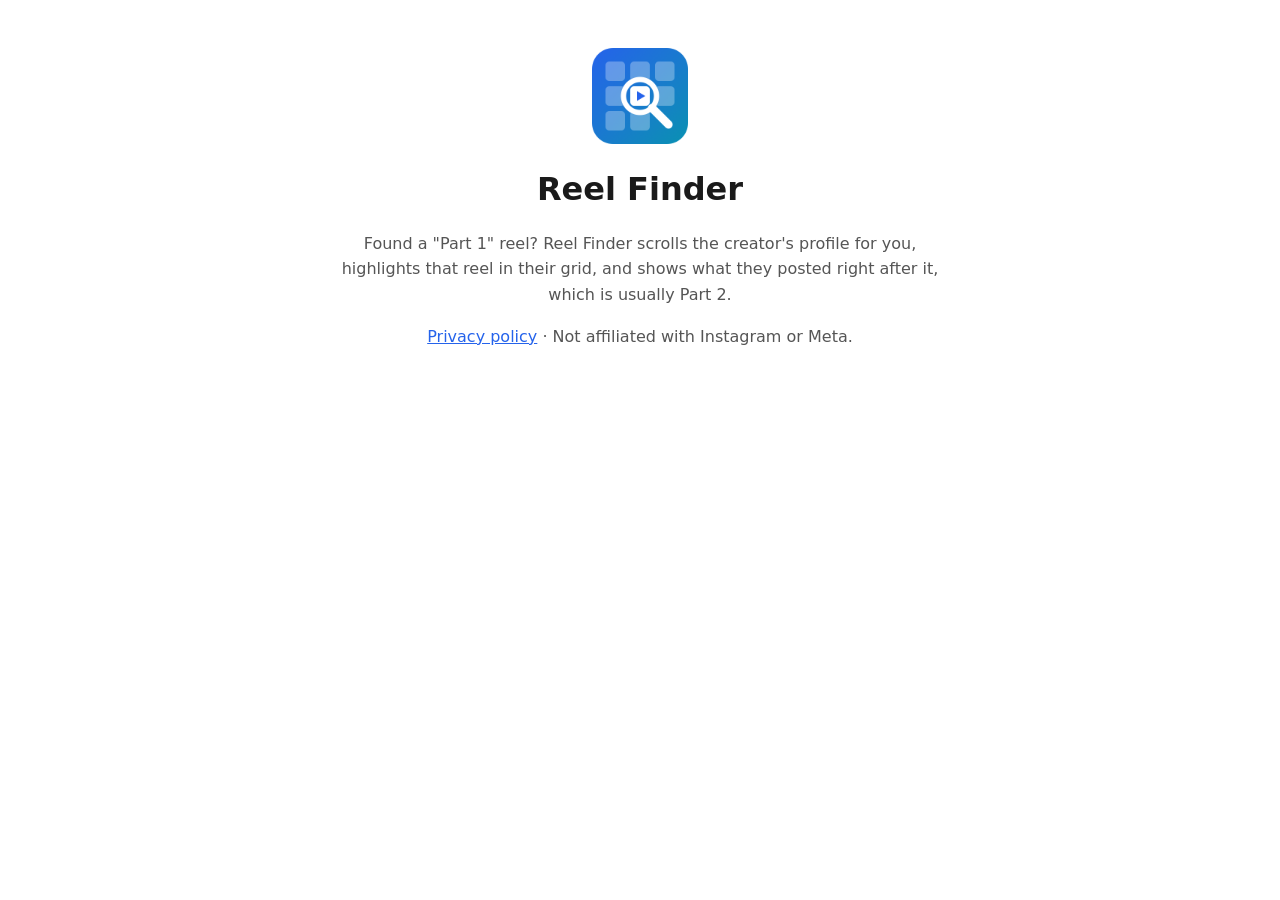
<file: docs/index.html>
<!doctype html>
<html lang="en">
<head>
  <meta charset="utf-8">
  <meta name="viewport" content="width=device-width, initial-scale=1">
  <title>Reel Finder</title>
  <link rel="icon" href="icon128.png">
  <style>
    :root { --bg: #fff; --fg: #1a1a1a; --muted: #555; --accent: #2563eb; }
    @media (prefers-color-scheme: dark) { :root { --bg: #121212; --fg: #eee; --muted: #aaa; --accent: #60a5fa; } }
    body { margin: 0; padding: 48px 16px; background: var(--bg); color: var(--fg); font: 16px/1.6 system-ui, -apple-system, sans-serif; }
    main { max-width: 600px; margin: 0 auto; text-align: center; }
    img { width: 96px; height: 96px; }
    h1 { margin: 12px 0 4px; }
    p { color: var(--muted); }
    a { color: var(--accent); }
  </style>
</head>
<body>
<main>
  <img src="icon128.png" alt="">
  <h1>Reel Finder</h1>
  <p>Found a "Part 1" reel? Reel Finder scrolls the creator's profile for you, highlights that reel in their grid, and shows what they posted right after it, which is usually Part 2.</p>
  <p><a href="privacy.html">Privacy policy</a> · Not affiliated with Instagram or Meta.</p>
</main>
</body>
</html>
</file>
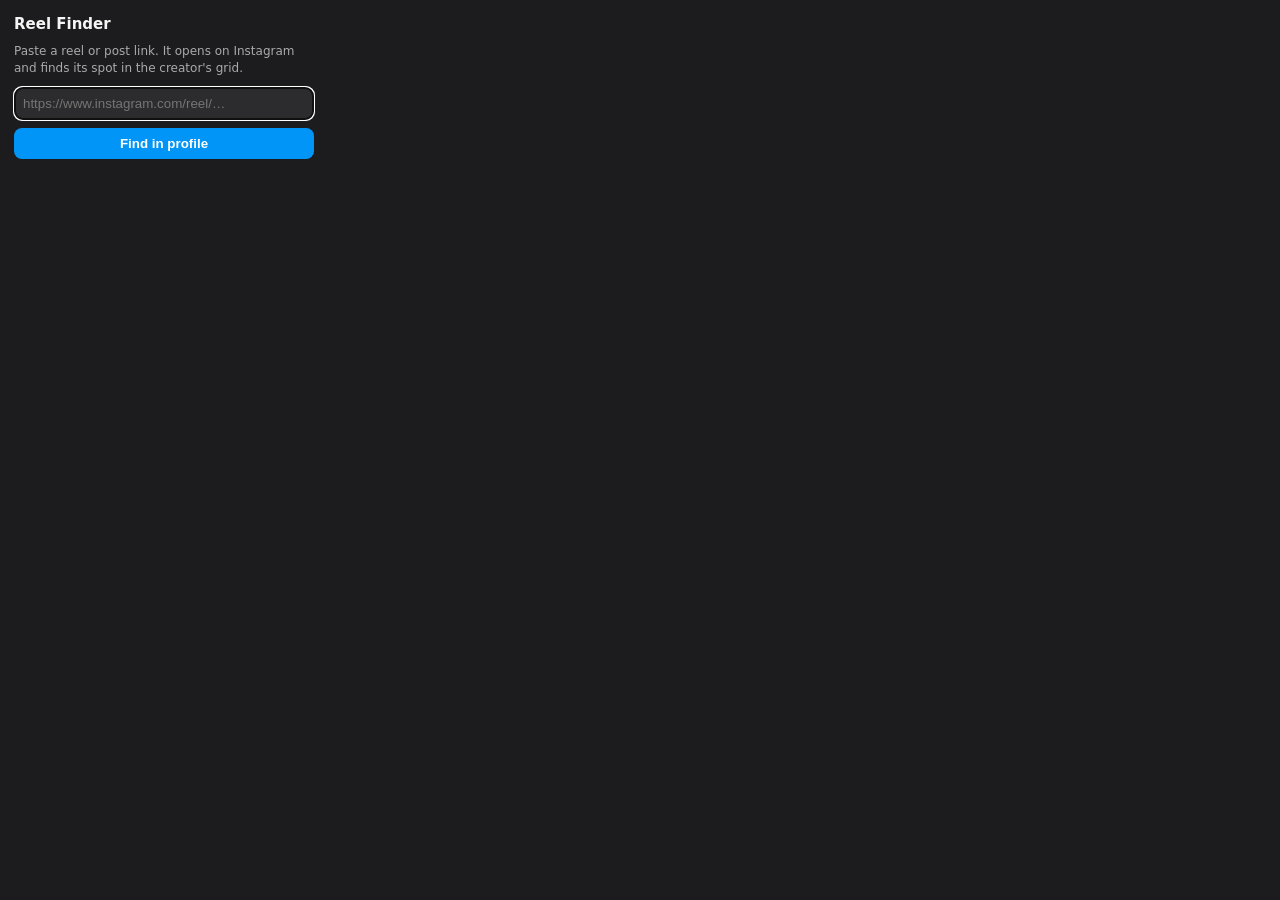
<file: popup.html>
<!doctype html>
<html>
<head>
  <meta charset="utf-8">
  <style>
    body { width: 300px; margin: 0; padding: 14px; font: 14px/1.4 system-ui, sans-serif; background: #1c1c1e; color: #f5f5f5; }
    h1 { margin: 0 0 8px; font-size: 15px; }
    p { margin: 0 0 10px; color: #aaa; font-size: 12px; }
    input { box-sizing: border-box; width: 100%; padding: 8px; border: 1px solid #444; border-radius: 8px; background: #2c2c2e; color: inherit; }
    button { margin-top: 8px; width: 100%; padding: 8px; border: 0; border-radius: 8px; background: #0095f6; color: #fff; font-weight: 600; cursor: pointer; }
    #err { margin-top: 6px; color: #ff6b6b; font-size: 12px; }
  </style>
</head>
<body>
  <h1>Reel Finder</h1>
  <p>Paste a reel or post link. It opens on Instagram and finds its spot in the creator's grid.</p>
  <form id="f">
    <input id="url" placeholder="https://www.instagram.com/reel/…" autofocus>
    <button type="submit">Find in profile</button>
  </form>
  <div id="err"></div>
  <script src="shortcode.js"></script>
  <script src="popup.js"></script>
</body>
</html>
</file>
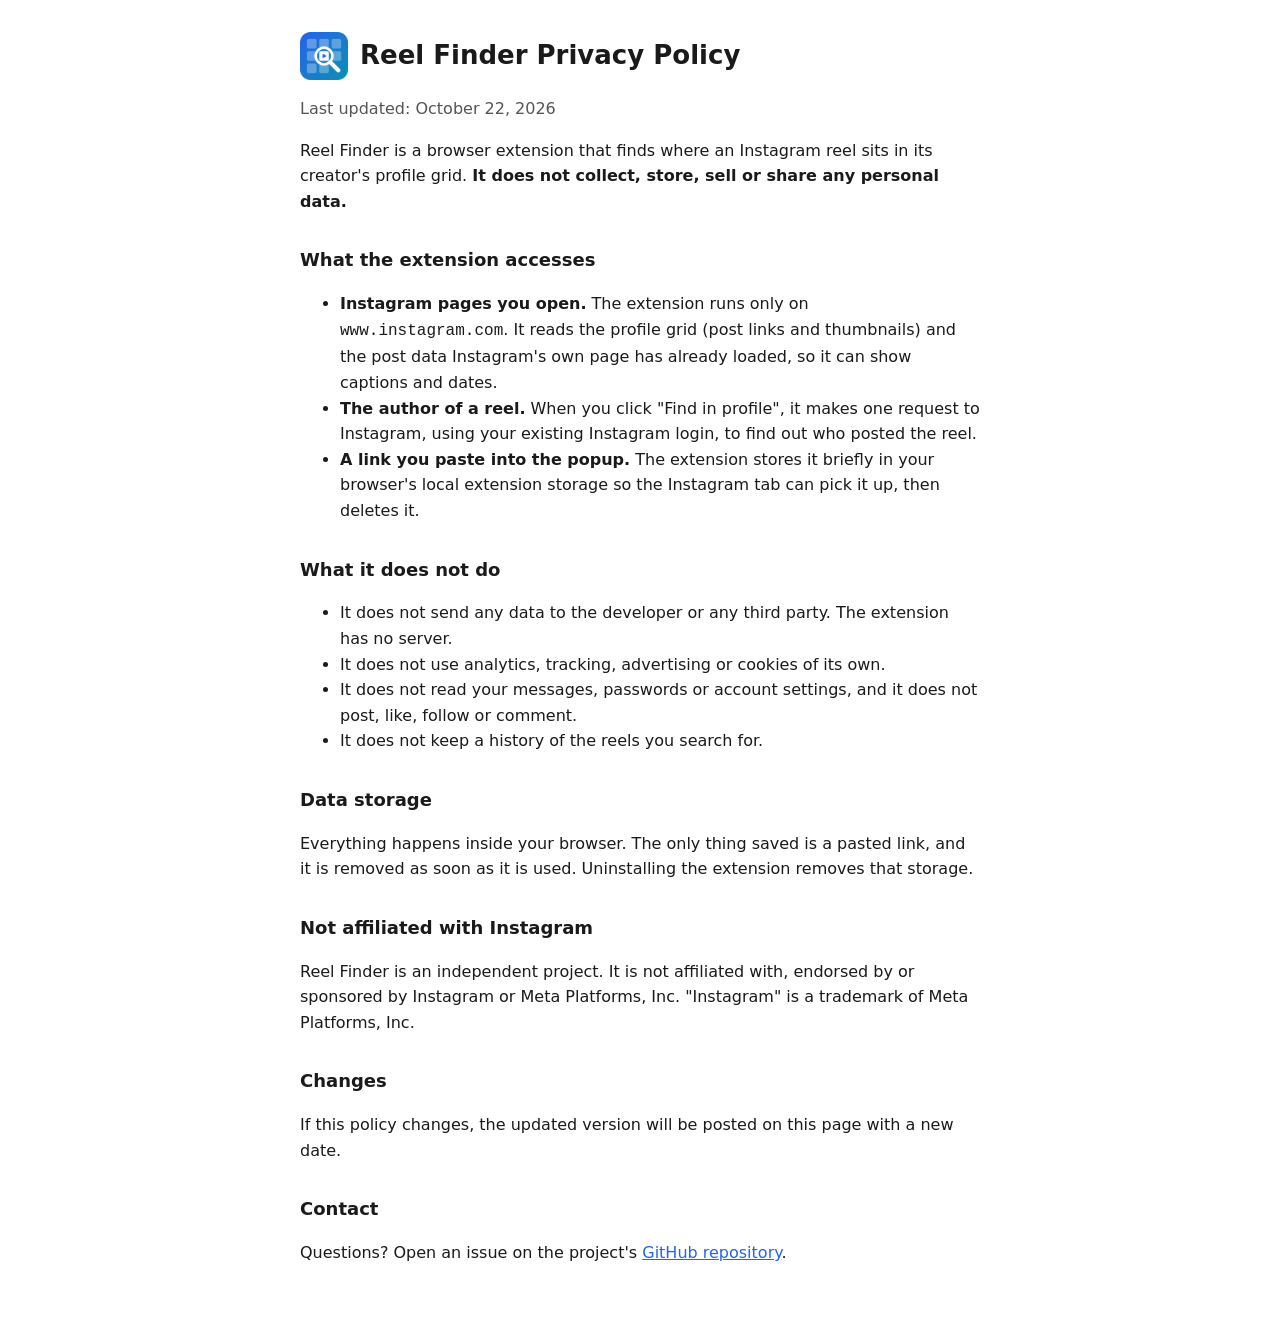
<file: docs/privacy.html>
<!doctype html>
<html lang="en">
<head>
  <meta charset="utf-8">
  <meta name="viewport" content="width=device-width, initial-scale=1">
  <title>Reel Finder Privacy Policy</title>
  <link rel="icon" href="icon128.png">
  <style>
    :root { --bg: #fff; --fg: #1a1a1a; --muted: #555; --accent: #2563eb; }
    @media (prefers-color-scheme: dark) { :root { --bg: #121212; --fg: #eee; --muted: #aaa; --accent: #60a5fa; } }
    body { margin: 0; padding: 32px 16px 64px; background: var(--bg); color: var(--fg); font: 16px/1.6 system-ui, -apple-system, sans-serif; }
    main { max-width: 680px; margin: 0 auto; }
    header { display: flex; align-items: center; gap: 12px; }
    header img { width: 48px; height: 48px; }
    h1 { font-size: 26px; margin: 0; }
    h2 { font-size: 18px; margin-top: 32px; }
    .muted { color: var(--muted); }
    a { color: var(--accent); }
  </style>
</head>
<body>
<main>
  <header>
    <img src="icon128.png" alt="">
    <h1>Reel Finder Privacy Policy</h1>
  </header>
  <p class="muted">Last updated: October 22, 2026</p>

  <p>Reel Finder is a browser extension that finds where an Instagram reel sits in its creator's profile grid. <strong>It does not collect, store, sell or share any personal data.</strong></p>

  <h2>What the extension accesses</h2>
  <ul>
    <li><strong>Instagram pages you open.</strong> The extension runs only on <code>www.instagram.com</code>. It reads the profile grid (post links and thumbnails) and the post data Instagram's own page has already loaded, so it can show captions and dates.</li>
    <li><strong>The author of a reel.</strong> When you click "Find in profile", it makes one request to Instagram, using your existing Instagram login, to find out who posted the reel.</li>
    <li><strong>A link you paste into the popup.</strong> The extension stores it briefly in your browser's local extension storage so the Instagram tab can pick it up, then deletes it.</li>
  </ul>

  <h2>What it does not do</h2>
  <ul>
    <li>It does not send any data to the developer or any third party. The extension has no server.</li>
    <li>It does not use analytics, tracking, advertising or cookies of its own.</li>
    <li>It does not read your messages, passwords or account settings, and it does not post, like, follow or comment.</li>
    <li>It does not keep a history of the reels you search for.</li>
  </ul>

  <h2>Data storage</h2>
  <p>Everything happens inside your browser. The only thing saved is a pasted link, and it is removed as soon as it is used. Uninstalling the extension removes that storage.</p>

  <h2>Not affiliated with Instagram</h2>
  <p>Reel Finder is an independent project. It is not affiliated with, endorsed by or sponsored by Instagram or Meta Platforms, Inc. "Instagram" is a trademark of Meta Platforms, Inc.</p>

  <h2>Changes</h2>
  <p>If this policy changes, the updated version will be posted on this page with a new date.</p>

  <h2>Contact</h2>
  <p>Questions? Open an issue on the project's <a href="https://github.com/garlan730/ig-reel-finder/issues">GitHub repository</a>.</p>
</main>
</body>
</html>
</file>
